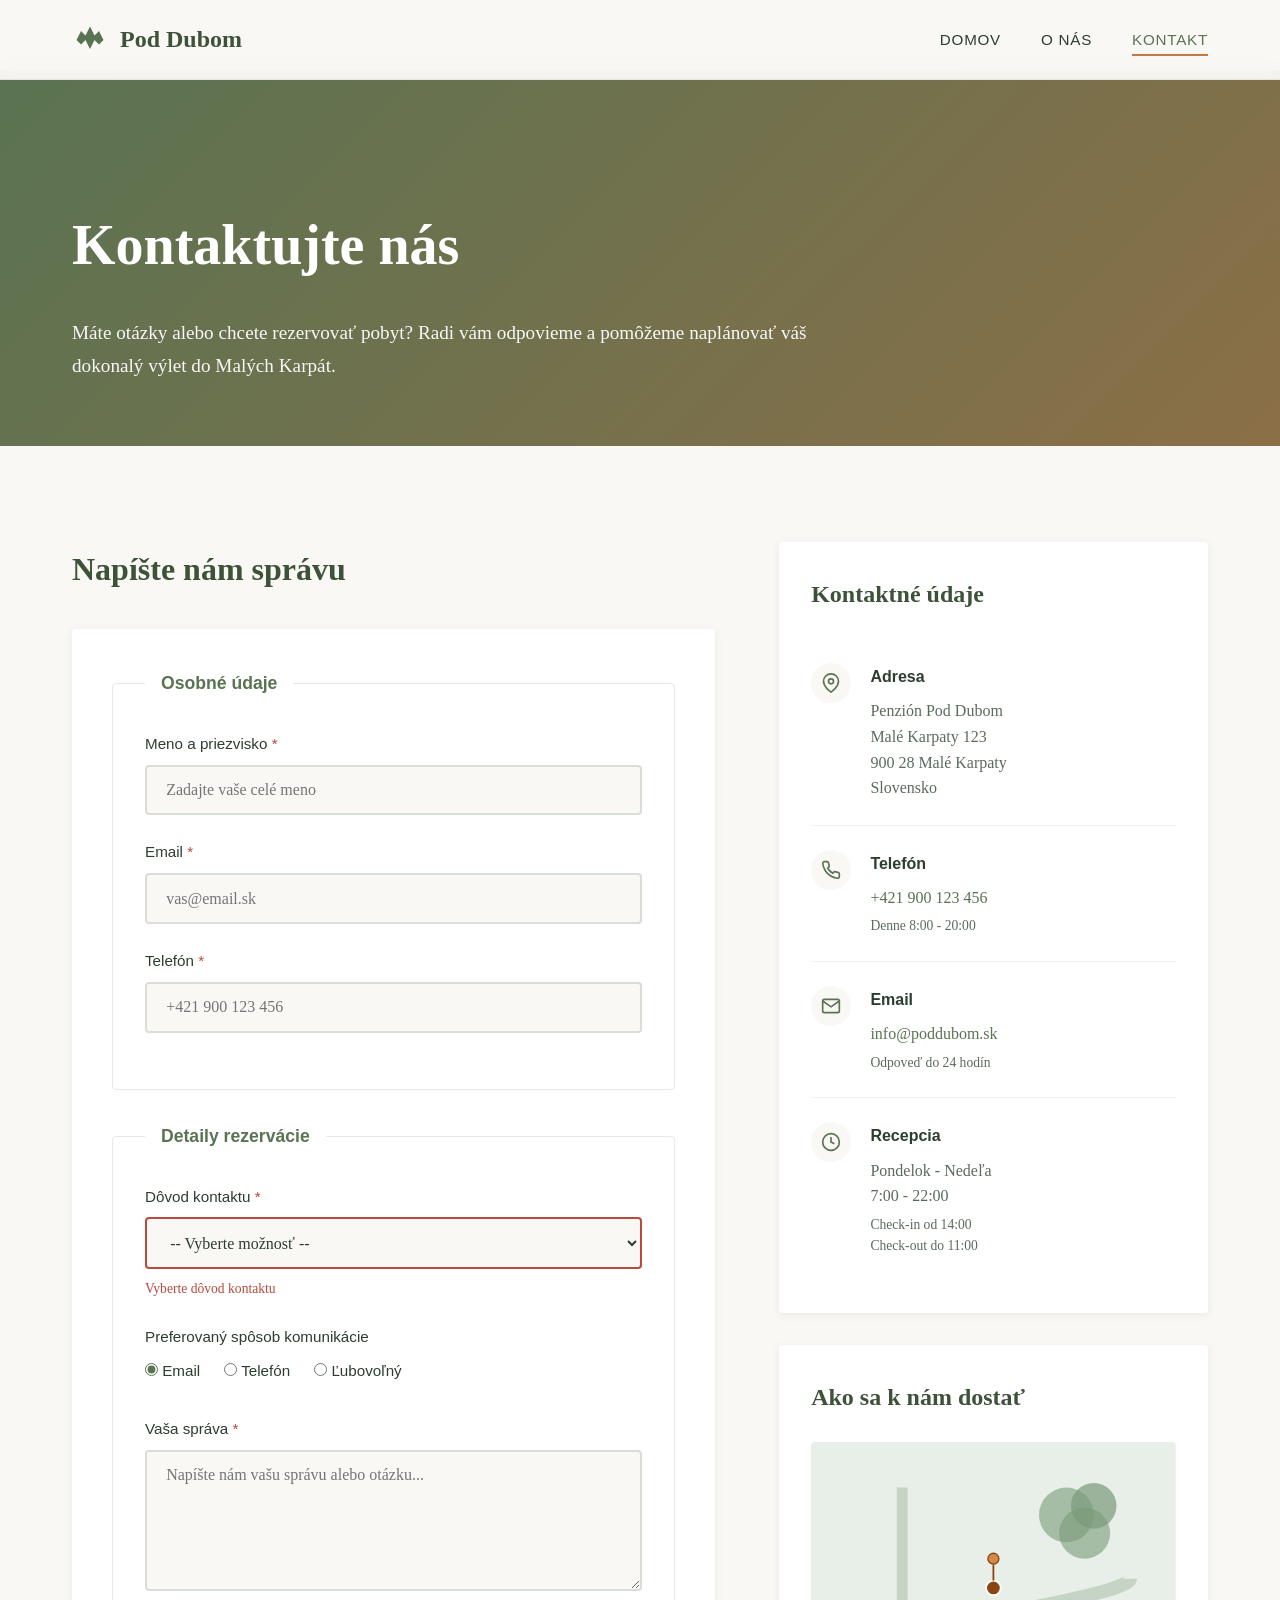
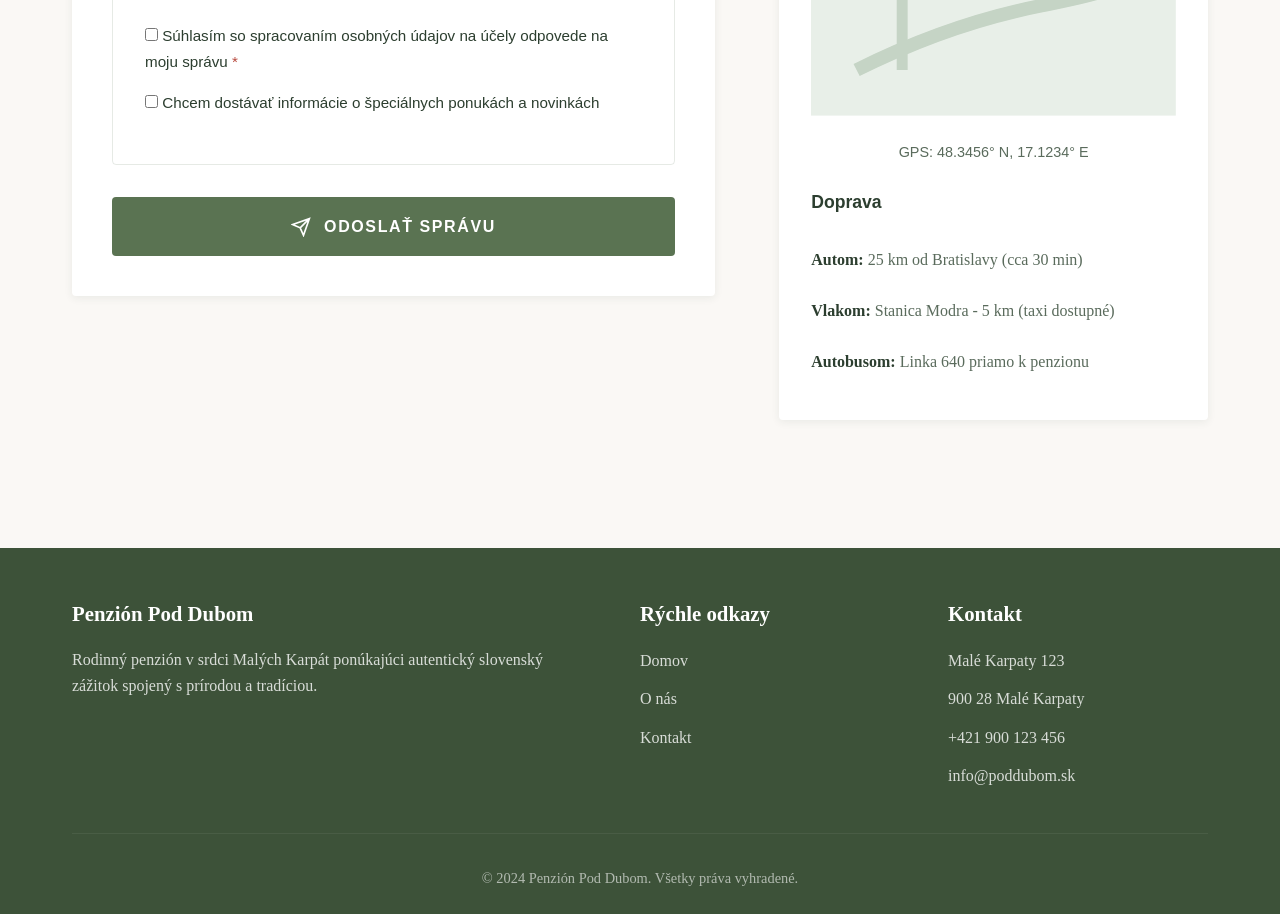
<file: kontakt.html>
<!DOCTYPE html>
<html lang="sk">
<head>
    <meta charset="UTF-8">
    <meta name="viewport" content="width=device-width, initial-scale=1.0">
    <title>Kontakt - Penzión Pod Dubom</title>
    <link rel="stylesheet" href="assets/css/style.css">
</head>
<body>
    <!-- Navigácia -->
    <nav class="navbar">
        <div class="container">
            <div class="nav-brand">
                <svg class="logo-icon" viewBox="0 0 40 40" xmlns="http://www.w3.org/2000/svg">
                    <path d="M20 5 L15 15 L10 10 L5 20 L10 25 L15 20 L20 30 L25 20 L30 25 L35 20 L30 10 L25 15 Z" fill="currentColor"/>
                </svg>
                <span class="logo-text">Pod Dubom</span>
            </div>
            <ul class="nav-links">
                <li><a href="index.html">Domov</a></li>
                <li><a href="o-nas.html">O nás</a></li>
                <li><a href="kontakt.html" class="active">Kontakt</a></li>
            </ul>
        </div>
    </nav>

    <!-- Page Header -->
    <section class="page-header">
        <div class="container">
            <h1 class="page-title">Kontaktujte nás</h1>
            <p class="page-perex">Máte otázky alebo chcete rezervovať pobyt? Radi vám odpovieme a pomôžeme naplánovať váš dokonalý výlet do Malých Karpát.</p>
        </div>
    </section>

    <!-- Kontakt sekcia -->
    <section class="contact-section">
        <div class="container">
            <div class="contact-grid">
                <!-- Kontaktný formulár -->
                <div class="contact-form-wrapper">
                    <h2>Napíšte nám správu</h2>
                    <form id="contactForm" class="contact-form" novalidate>
                        <fieldset class="form-fieldset">
                            <legend>Osobné údaje</legend>
                            
                            <div class="form-group">
                                <label for="name">
                                    Meno a priezvisko <span class="required">*</span>
                                </label>
                                <input 
                                    type="text" 
                                    id="name" 
                                    name="name" 
                                    required 
                                    minlength="3"
                                    placeholder="Zadajte vaše celé meno"
                                    autocomplete="name"
                                >
                                <span class="invalid-hint">Meno musí obsahovať aspoň 3 znaky</span>
                            </div>

                            <div class="form-group">
                                <label for="email">
                                    Email <span class="required">*</span>
                                </label>
                                <input 
                                    type="email" 
                                    id="email" 
                                    name="email" 
                                    required
                                    placeholder="vas@email.sk"
                                    autocomplete="email"
                                >
                                <span class="invalid-hint">Zadajte platný email (napr. meno@domena.sk)</span>
                            </div>

                            <div class="form-group">
                                <label for="phone">
                                    Telefón <span class="required">*</span>
                                </label>
                                <input 
                                    type="tel" 
                                    id="phone" 
                                    name="phone" 
                                    required
                                    pattern="[+]?[0-9\s]{9,}"
                                    placeholder="+421 900 123 456"
                                    autocomplete="tel"
                                >
                                <span class="invalid-hint">Zadajte platné telefónne číslo (min. 9 číslic)</span>
                            </div>
                        </fieldset>

                        <fieldset class="form-fieldset">
                            <legend>Detaily rezervácie</legend>

                            <div class="form-group">
                                <label for="reason">
                                    Dôvod kontaktu <span class="required">*</span>
                                </label>
                                <select id="reason" name="reason" required>
                                    <option value="">-- Vyberte možnosť --</option>
                                    <option value="rezervacia">Rezervácia ubytovania</option>
                                    <option value="info">Žiadosť o informácie</option>
                                    <option value="event">Organizácia podujatia</option>
                                    <option value="other">Iné</option>
                                </select>
                                <span class="invalid-hint">Vyberte dôvod kontaktu</span>
                            </div>

                            <div class="form-group">
                                <label>Preferovaný spôsob komunikácie</label>
                                <div class="radio-group">
                                    <label class="radio-label">
                                        <input type="radio" name="contact-method" value="email" checked>
                                        <span>Email</span>
                                    </label>
                                    <label class="radio-label">
                                        <input type="radio" name="contact-method" value="phone">
                                        <span>Telefón</span>
                                    </label>
                                    <label class="radio-label">
                                        <input type="radio" name="contact-method" value="any">
                                        <span>Ľubovoľný</span>
                                    </label>
                                </div>
                            </div>

                            <div class="form-group">
                                <label for="message">
                                    Vaša správa <span class="required">*</span>
                                </label>
                                <textarea 
                                    id="message" 
                                    name="message" 
                                    rows="6" 
                                    required
                                    minlength="10"
                                    placeholder="Napíšte nám vašu správu alebo otázku..."
                                ></textarea>
                                <span class="invalid-hint">Správa musí obsahovať aspoň 10 znakov</span>
                            </div>

                            <div class="form-group checkbox-group">
                                <label class="checkbox-label">
                                    <input 
                                        type="checkbox" 
                                        id="consent" 
                                        name="consent" 
                                        required
                                    >
                                    <span>
                                        Súhlasím so spracovaním osobných údajov na účely odpovede na moju správu <span class="required">*</span>
                                    </span>
                                </label>
                                <span class="invalid-hint">Musíte súhlasiť so spracovaním osobných údajov</span>
                            </div>

                            <div class="form-group checkbox-group">
                                <label class="checkbox-label">
                                    <input 
                                        type="checkbox" 
                                        id="newsletter" 
                                        name="newsletter"
                                    >
                                    <span>Chcem dostávať informácie o špeciálnych ponukách a novinkách</span>
                                </label>
                            </div>
                        </fieldset>

                        <button type="submit" class="btn-submit">
                            <svg viewBox="0 0 24 24" fill="none" stroke="currentColor" stroke-width="2">
                                <path d="M22 2L11 13M22 2l-7 20-4-9-9-4 20-7z"/>
                            </svg>
                            Odoslať správu
                        </button>
                    </form>
                </div>

                <!-- Kontaktné informácie -->
                <div class="contact-info-wrapper">
                    <div class="contact-info-card">
                        <h3>Kontaktné údaje</h3>
                        
                        <div class="info-item">
                            <div class="info-icon">
                                <svg viewBox="0 0 24 24" fill="none" stroke="currentColor" stroke-width="2">
                                    <path d="M21 10c0 7-9 13-9 13s-9-6-9-13a9 9 0 0 1 18 0z"></path>
                                    <circle cx="12" cy="10" r="3"></circle>
                                </svg>
                            </div>
                            <div class="info-content">
                                <h4>Adresa</h4>
                                <p>Penzión Pod Dubom<br>Malé Karpaty 123<br>900 28 Malé Karpaty<br>Slovensko</p>
                            </div>
                        </div>

                        <div class="info-item">
                            <div class="info-icon">
                                <svg viewBox="0 0 24 24" fill="none" stroke="currentColor" stroke-width="2">
                                    <path d="M22 16.92v3a2 2 0 0 1-2.18 2 19.79 19.79 0 0 1-8.63-3.07 19.5 19.5 0 0 1-6-6 19.79 19.79 0 0 1-3.07-8.67A2 2 0 0 1 4.11 2h3a2 2 0 0 1 2 1.72 12.84 12.84 0 0 0 .7 2.81 2 2 0 0 1-.45 2.11L8.09 9.91a16 16 0 0 0 6 6l1.27-1.27a2 2 0 0 1 2.11-.45 12.84 12.84 0 0 0 2.81.7A2 2 0 0 1 22 16.92z"></path>
                                </svg>
                            </div>
                            <div class="info-content">
                                <h4>Telefón</h4>
                                <p><a href="tel:+421900123456">+421 900 123 456</a><br>
                                <small>Denne 8:00 - 20:00</small></p>
                            </div>
                        </div>

                        <div class="info-item">
                            <div class="info-icon">
                                <svg viewBox="0 0 24 24" fill="none" stroke="currentColor" stroke-width="2">
                                    <path d="M4 4h16c1.1 0 2 .9 2 2v12c0 1.1-.9 2-2 2H4c-1.1 0-2-.9-2-2V6c0-1.1.9-2 2-2z"></path>
                                    <polyline points="22,6 12,13 2,6"></polyline>
                                </svg>
                            </div>
                            <div class="info-content">
                                <h4>Email</h4>
                                <p><a href="mailto:info@poddubom.sk">info@poddubom.sk</a><br>
                                <small>Odpoveď do 24 hodín</small></p>
                            </div>
                        </div>

                        <div class="info-item">
                            <div class="info-icon">
                                <svg viewBox="0 0 24 24" fill="none" stroke="currentColor" stroke-width="2">
                                    <circle cx="12" cy="12" r="10"></circle>
                                    <polyline points="12 6 12 12 16 14"></polyline>
                                </svg>
                            </div>
                            <div class="info-content">
                                <h4>Recepcia</h4>
                                <p>Pondelok - Nedeľa<br>7:00 - 22:00<br>
                                <small>Check-in od 14:00<br>Check-out do 11:00</small></p>
                            </div>
                        </div>
                    </div>

                    <div class="map-card">
                        <h3>Ako sa k nám dostať</h3>
                        <div class="map-placeholder">
                            <svg viewBox="0 0 400 300" xmlns="http://www.w3.org/2000/svg">
                                <!-- Mapa pozadie -->
                                <rect width="400" height="300" fill="#e8efe8"/>
                                <!-- Cesty -->
                                <path d="M 50 250 Q 150 200 250 180 T 350 150" stroke="#c5d4c5" stroke-width="15" fill="none"/>
                                <path d="M 100 50 L 100 250" stroke="#c5d4c5" stroke-width="12" fill="none"/>
                                <!-- Les -->
                                <circle cx="280" cy="80" r="30" fill="#7a9b7a" opacity="0.6"/>
                                <circle cx="310" cy="70" r="25" fill="#7a9b7a" opacity="0.7"/>
                                <circle cx="300" cy="100" r="28" fill="#7a9b7a" opacity="0.6"/>
                                <!-- Penzión marker -->
                                <circle cx="200" cy="160" r="8" fill="#8b4513" stroke="white" stroke-width="2"/>
                                <path d="M 200 152 L 200 135" stroke="#8b4513" stroke-width="2"/>
                                <circle cx="200" cy="128" r="6" fill="#d4894a" stroke="#8b4513" stroke-width="1.5"/>
                            </svg>
                            <p class="map-label">GPS: 48.3456° N, 17.1234° E</p>
                        </div>
                        <div class="directions">
                            <h4>Doprava</h4>
                            <ul>
                                <li><strong>Autom:</strong> 25 km od Bratislavy (cca 30 min)</li>
                                <li><strong>Vlakom:</strong> Stanica Modra - 5 km (taxi dostupné)</li>
                                <li><strong>Autobusom:</strong> Linka 640 priamo k penzionu</li>
                            </ul>
                        </div>
                    </div>
                </div>
            </div>
        </div>
    </section>

    <!-- Toast notifikácia -->
    <div id="toast" class="toast">
        <div class="toast-icon">
            <svg viewBox="0 0 24 24" fill="none" stroke="currentColor" stroke-width="2">
                <path d="M22 11.08V12a10 10 0 1 1-5.93-9.14"></path>
                <polyline points="22 4 12 14.01 9 11.01"></polyline>
            </svg>
        </div>
        <div class="toast-content">
            <h4 class="toast-title">Správa odoslaná!</h4>
            <p class="toast-message">Ďakujeme za váš záujem. Odpovieme vám do 24 hodín.</p>
        </div>
        <button class="toast-close" aria-label="Zavrieť notifikáciu">
            <svg viewBox="0 0 24 24" fill="none" stroke="currentColor" stroke-width="2">
                <line x1="18" y1="6" x2="6" y2="18"></line>
                <line x1="6" y1="6" x2="18" y2="18"></line>
            </svg>
        </button>
    </div>

    <!-- Footer -->
    <footer class="footer">
        <div class="container">
            <div class="footer-grid">
                <div class="footer-col">
                    <h4>Penzión Pod Dubom</h4>
                    <p>Rodinný penzión v srdci Malých Karpát ponúkajúci autentický slovenský zážitok spojený s prírodou a tradíciou.</p>
                </div>
                <div class="footer-col">
                    <h4>Rýchle odkazy</h4>
                    <ul>
                        <li><a href="index.html">Domov</a></li>
                        <li><a href="o-nas.html">O nás</a></li>
                        <li><a href="kontakt.html">Kontakt</a></li>
                    </ul>
                </div>
                <div class="footer-col">
                    <h4>Kontakt</h4>
                    <ul>
                        <li>Malé Karpaty 123</li>
                        <li>900 28 Malé Karpaty</li>
                        <li>+421 900 123 456</li>
                        <li>info@poddubom.sk</li>
                    </ul>
                </div>
            </div>
            <div class="footer-bottom">
                <p>&copy; 2024 Penzión Pod Dubom. Všetky práva vyhradené.</p>
            </div>
        </div>
    </footer>

    <script src="assets/js/script.js"></script>
</body>
</html>
</file>
<file: assets/css/style.css>
/* ===================================
   PREMENNÉ A ZÁKLAD
   =================================== */

:root {
    /* Farby - Zemité tóny inšpirované prírodou */
    --color-primary: #5a7352;
    --color-primary-dark: #3d5239;
    --color-primary-light: #7a9670;
    
    --color-secondary: #8b6f47;
    --color-secondary-dark: #6b5537;
    --color-secondary-light: #a89068;
    
    --color-accent: #c17a3f;
    --color-accent-light: #d9985f;
    
    --color-text: #2c3e2f;
    --color-text-light: #5a6b5c;
    --color-background: #faf8f5;
    --color-background-alt: #f2ede6;
    --color-white: #ffffff;
    
    --color-success: #5a7352;
    --color-error: #b84a3f;
    
    /* Typografia */
    --font-heading: 'Cormorant Garamond', 'Georgia', serif;
    --font-body: 'Lora', 'Times New Roman', serif;
    --font-accent: 'Montserrat', 'Arial', sans-serif;
    
    /* Spacing */
    --spacing-xs: 0.5rem;
    --spacing-sm: 1rem;
    --spacing-md: 2rem;
    --spacing-lg: 4rem;
    --spacing-xl: 6rem;
    
    /* Ďalšie */
    --border-radius: 4px;
    --transition: all 0.3s cubic-bezier(0.4, 0, 0.2, 1);
    --shadow-sm: 0 2px 8px rgba(44, 62, 47, 0.08);
    --shadow-md: 0 4px 16px rgba(44, 62, 47, 0.12);
    --shadow-lg: 0 8px 32px rgba(44, 62, 47, 0.16);
}

/* Import fontov */
@import url('https://fonts.googleapis.com/css2?family=Cormorant+Garamond:wght@400;600;700&family=Lora:ital,wght@0,400;0,600;1,400&family=Montserrat:wght@500;600;700&display=swap');

* {
    margin: 0;
    padding: 0;
    box-sizing: border-box;
}

html {
    scroll-behavior: smooth;
}

body {
    font-family: var(--font-body);
    font-size: 16px;
    line-height: 1.7;
    color: var(--color-text);
    background: var(--color-background);
    overflow-x: hidden;
}

img {
    max-width: 100%;
    height: auto;
    display: block;
}

a {
    text-decoration: none;
    color: inherit;
    transition: var(--transition);
}

/* ===================================
   NAVIGÁCIA
   =================================== */

.navbar {
    position: fixed;
    top: 0;
    left: 0;
    right: 0;
    background: rgba(250, 248, 245, 0.95);
    backdrop-filter: blur(10px);
    border-bottom: 1px solid rgba(90, 115, 82, 0.1);
    z-index: 1000;
    padding: 1.2rem 0;
    animation: slideDown 0.6s ease-out;
}

@keyframes slideDown {
    from {
        transform: translateY(-100%);
        opacity: 0;
    }
    to {
        transform: translateY(0);
        opacity: 1;
    }
}

.navbar .container {
    display: flex;
    justify-content: space-between;
    align-items: center;
}

.nav-brand {
    display: flex;
    align-items: center;
    gap: 0.75rem;
}

.logo-icon {
    width: 36px;
    height: 36px;
    color: var(--color-primary);
}

.logo-text {
    font-family: var(--font-heading);
    font-size: 1.5rem;
    font-weight: 700;
    color: var(--color-primary-dark);
}

.nav-links {
    display: flex;
    gap: 2.5rem;
    list-style: none;
}

.nav-links a {
    font-family: var(--font-accent);
    font-size: 0.95rem;
    font-weight: 500;
    color: var(--color-text);
    text-transform: uppercase;
    letter-spacing: 0.05em;
    position: relative;
    padding: 0.5rem 0;
}

.nav-links a::after {
    content: '';
    position: absolute;
    bottom: 0;
    left: 0;
    width: 0;
    height: 2px;
    background: var(--color-accent);
    transition: width 0.3s ease;
}

.nav-links a:hover::after,
.nav-links a.active::after {
    width: 100%;
}

.nav-links a.active {
    color: var(--color-primary);
}

/* ===================================
   CONTAINER
   =================================== */

.container {
    max-width: 1200px;
    margin: 0 auto;
    padding: 0 2rem;
}

/* ===================================
   HERO SEKCIA
   =================================== */

.hero {
    position: relative;
    height: 100vh;
    min-height: 600px;
    display: flex;
    align-items: center;
    justify-content: center;
    overflow: hidden;
}

.hero-background {
    position: absolute;
    top: 0;
    left: 0;
    right: 0;
    bottom: 0;
    background: 
        linear-gradient(135deg, rgba(90, 115, 82, 0.7) 0%, rgba(139, 111, 71, 0.5) 100%),
        url('https://images.unsplash.com/photo-1506905925346-21bda4d32df4?w=1920&h=1080&fit=crop') center/cover;
    animation: slowZoom 20s ease-in-out infinite alternate;
}

@keyframes slowZoom {
    from {
        transform: scale(1);
    }
    to {
        transform: scale(1.05);
    }
}

.hero-overlay {
    position: absolute;
    top: 0;
    left: 0;
    right: 0;
    bottom: 0;
    background: linear-gradient(to bottom, transparent 0%, rgba(44, 62, 47, 0.3) 100%);
}

.hero-content {
    position: relative;
    z-index: 2;
    text-align: center;
    color: var(--color-white);
    animation: fadeInUp 1s ease-out 0.3s both;
}

@keyframes fadeInUp {
    from {
        opacity: 0;
        transform: translateY(30px);
    }
    to {
        opacity: 1;
        transform: translateY(0);
    }
}

.hero-title-small {
    display: block;
    font-family: var(--font-accent);
    font-size: 1.2rem;
    font-weight: 600;
    letter-spacing: 0.3em;
    text-transform: uppercase;
    margin-bottom: 0.5rem;
    opacity: 0.9;
}

.hero-title-large {
    display: block;
    font-family: var(--font-heading);
    font-size: 5.5rem;
    font-weight: 700;
    line-height: 1;
    margin-bottom: 1.5rem;
    text-shadow: 0 4px 12px rgba(0, 0, 0, 0.3);
}

.hero-subtitle {
    font-family: var(--font-body);
    font-size: 1.3rem;
    font-style: italic;
    max-width: 600px;
    margin: 0 auto 2.5rem;
    opacity: 0.95;
    line-height: 1.6;
}

.btn-hero {
    display: inline-block;
    font-family: var(--font-accent);
    font-size: 1rem;
    font-weight: 600;
    text-transform: uppercase;
    letter-spacing: 0.1em;
    padding: 1.2rem 3rem;
    background: var(--color-accent);
    color: var(--color-white);
    border-radius: var(--border-radius);
    box-shadow: 0 4px 16px rgba(193, 122, 63, 0.3);
    transition: var(--transition);
}

.btn-hero:hover {
    background: var(--color-accent-light);
    transform: translateY(-2px);
    box-shadow: 0 8px 24px rgba(193, 122, 63, 0.4);
}

.hero-scroll {
    position: absolute;
    bottom: 3rem;
    left: 50%;
    transform: translateX(-50%);
    text-align: center;
    color: var(--color-white);
    font-family: var(--font-accent);
    font-size: 0.85rem;
    text-transform: uppercase;
    letter-spacing: 0.1em;
    opacity: 0.8;
    animation: fadeIn 1s ease-out 1.5s both;
}

@keyframes fadeIn {
    from { opacity: 0; }
    to { opacity: 0.8; }
}

.scroll-indicator {
    width: 2px;
    height: 40px;
    background: var(--color-white);
    margin: 1rem auto 0;
    position: relative;
    overflow: hidden;
}

.scroll-indicator::after {
    content: '';
    position: absolute;
    top: 0;
    left: 0;
    width: 100%;
    height: 30%;
    background: var(--color-accent);
    animation: scrollDown 2s ease-in-out infinite;
}

@keyframes scrollDown {
    0%, 100% { transform: translateY(-100%); }
    50% { transform: translateY(300%); }
}

/* ===================================
   ABOUT SEKCIA
   =================================== */

.about-section {
    padding: var(--spacing-xl) 0;
    background: var(--color-white);
}

.about-grid {
    display: grid;
    grid-template-columns: 1fr 1.2fr;
    gap: 4rem;
    align-items: center;
}

.about-image {
    position: relative;
}

.image-frame {
    position: relative;
    border-radius: var(--border-radius);
    overflow: hidden;
    box-shadow: var(--shadow-lg);
}

.image-frame img {
    width: 100%;
    height: 100%;
    object-fit: cover;
    transition: transform 0.6s ease;
}

.image-frame:hover img {
    transform: scale(1.05);
}

.image-accent {
    position: absolute;
    top: -20px;
    right: -20px;
    width: 200px;
    height: 200px;
    background: var(--color-accent);
    opacity: 0.15;
    border-radius: var(--border-radius);
    z-index: -1;
}

.section-label {
    display: block;
    font-family: var(--font-accent);
    font-size: 0.9rem;
    font-weight: 600;
    text-transform: uppercase;
    letter-spacing: 0.15em;
    color: var(--color-accent);
    margin-bottom: 1rem;
}

.section-title {
    font-family: var(--font-heading);
    font-size: 3rem;
    font-weight: 700;
    color: var(--color-primary-dark);
    line-height: 1.2;
    margin-bottom: 2rem;
}

.about-text p {
    margin-bottom: 1.5rem;
    color: var(--color-text-light);
}

.about-features {
    display: grid;
    gap: 1.2rem;
    margin-top: 2rem;
}

.feature-item {
    display: flex;
    align-items: center;
    gap: 1rem;
    padding: 1rem;
    background: var(--color-background);
    border-radius: var(--border-radius);
    border-left: 3px solid var(--color-accent);
    transition: var(--transition);
}

.feature-item:hover {
    background: var(--color-background-alt);
    transform: translateX(5px);
}

.feature-icon {
    width: 24px;
    height: 24px;
    color: var(--color-primary);
    flex-shrink: 0;
}

.feature-item span {
    font-family: var(--font-accent);
    font-size: 0.95rem;
    font-weight: 500;
    color: var(--color-text);
}

/* ===================================
   KARTY SEKCIA
   =================================== */

.cards-section {
    padding: var(--spacing-xl) 0;
    background: var(--color-background);
}

.section-header {
    text-align: center;
    margin-bottom: 4rem;
}

.cards-grid {
    display: grid;
    grid-template-columns: repeat(auto-fit, minmax(280px, 1fr));
    gap: 2rem;
}

.card {
    background: var(--color-white);
    border-radius: var(--border-radius);
    overflow: hidden;
    box-shadow: var(--shadow-sm);
    transition: var(--transition);
    animation: cardAppear 0.6s ease-out both;
}

.card:nth-child(1) { animation-delay: 0.1s; }
.card:nth-child(2) { animation-delay: 0.2s; }
.card:nth-child(3) { animation-delay: 0.3s; }
.card:nth-child(4) { animation-delay: 0.4s; }

@keyframes cardAppear {
    from {
        opacity: 0;
        transform: translateY(20px);
    }
    to {
        opacity: 1;
        transform: translateY(0);
    }
}

.card:hover {
    transform: translateY(-8px);
    box-shadow: var(--shadow-lg);
}

.card-image {
    position: relative;
    overflow: hidden;
}

.ratio-16x9 {
    aspect-ratio: 16 / 9;
}

.card-image img {
    width: 100%;
    height: 100%;
    object-fit: cover;
    transition: transform 0.6s ease;
}

.card:hover .card-image img {
    transform: scale(1.1);
}

.card-content {
    padding: 2rem;
}

.card-title {
    font-family: var(--font-heading);
    font-size: 1.6rem;
    font-weight: 700;
    color: var(--color-primary-dark);
    margin-bottom: 1rem;
}

.card-text {
    color: var(--color-text-light);
    line-height: 1.7;
}

/* ===================================
   CAROUSEL / GALÉRIA
   =================================== */

.gallery-section {
    padding: var(--spacing-xl) 0;
    background: var(--color-white);
}

.carousel {
    position: relative;
    margin-top: 3rem;
}

.carousel-container {
    overflow: hidden;
    border-radius: var(--border-radius);
}

.carousel-track {
    display: flex;
    transition: transform 0.5s ease-in-out;
}

.carousel-slide {
    min-width: 100%;
    position: relative;
}

.carousel-slide img {
    width: 100%;
    height: 500px;
    object-fit: cover;
}

.carousel-caption {
    position: absolute;
    bottom: 0;
    left: 0;
    right: 0;
    padding: 2rem;
    background: linear-gradient(to top, rgba(44, 62, 47, 0.9), transparent);
    color: var(--color-white);
}

.carousel-caption h3 {
    font-family: var(--font-heading);
    font-size: 1.8rem;
    margin-bottom: 0.5rem;
}

.carousel-caption p {
    font-family: var(--font-body);
    font-style: italic;
    opacity: 0.9;
}

.carousel-btn {
    position: absolute;
    top: 50%;
    transform: translateY(-50%);
    background: rgba(255, 255, 255, 0.9);
    border: none;
    width: 50px;
    height: 50px;
    border-radius: 50%;
    cursor: pointer;
    display: flex;
    align-items: center;
    justify-content: center;
    transition: var(--transition);
    box-shadow: var(--shadow-md);
    z-index: 10;
}

.carousel-btn:hover {
    background: var(--color-white);
    transform: translateY(-50%) scale(1.1);
}

.carousel-btn svg {
    width: 24px;
    height: 24px;
    color: var(--color-primary);
}

.carousel-prev {
    left: 2rem;
}

.carousel-next {
    right: 2rem;
}

.carousel-indicators {
    display: flex;
    justify-content: center;
    gap: 0.8rem;
    margin-top: 2rem;
}

.carousel-indicator {
    width: 12px;
    height: 12px;
    border-radius: 50%;
    background: var(--color-text-light);
    opacity: 0.3;
    cursor: pointer;
    transition: var(--transition);
    border: none;
    padding: 0;
}

.carousel-indicator.active {
    background: var(--color-accent);
    opacity: 1;
    transform: scale(1.2);
}

/* ===================================
   CALL TO ACTION
   =================================== */

.cta-section {
    position: relative;
    padding: var(--spacing-xl) 0;
    overflow: hidden;
}

.cta-background {
    position: absolute;
    top: 0;
    left: 0;
    right: 0;
    bottom: 0;
    background: 
        linear-gradient(135deg, rgba(90, 115, 82, 0.9) 0%, rgba(139, 111, 71, 0.8) 100%),
        url('https://images.unsplash.com/photo-1486162928267-e6274cb3106f?w=1920&h=600&fit=crop') center/cover;
}

.cta-content {
    position: relative;
    z-index: 2;
    text-align: center;
    color: var(--color-white);
    max-width: 700px;
    margin: 0 auto;
}

.cta-title {
    font-family: var(--font-heading);
    font-size: 3rem;
    font-weight: 700;
    margin-bottom: 1.5rem;
    line-height: 1.2;
}

.cta-text {
    font-size: 1.2rem;
    margin-bottom: 2.5rem;
    opacity: 0.95;
    line-height: 1.6;
}

.btn-cta {
    display: inline-block;
    font-family: var(--font-accent);
    font-size: 1rem;
    font-weight: 600;
    text-transform: uppercase;
    letter-spacing: 0.1em;
    padding: 1.2rem 3rem;
    background: var(--color-white);
    color: var(--color-primary-dark);
    border-radius: var(--border-radius);
    transition: var(--transition);
}

.btn-cta:hover {
    background: var(--color-accent);
    color: var(--color-white);
    transform: translateY(-2px);
    box-shadow: 0 8px 24px rgba(0, 0, 0, 0.2);
}

/* ===================================
   FOOTER
   =================================== */

.footer {
    background: var(--color-primary-dark);
    color: var(--color-white);
    padding: 3rem 0 1.5rem;
}

.footer-grid {
    display: grid;
    grid-template-columns: 2fr 1fr 1fr;
    gap: 3rem;
    margin-bottom: 2rem;
}

.footer-col h4 {
    font-family: var(--font-heading);
    font-size: 1.3rem;
    margin-bottom: 1rem;
}

.footer-col p {
    opacity: 0.8;
    line-height: 1.6;
}

.footer-col ul {
    list-style: none;
}

.footer-col ul li {
    margin-bottom: 0.7rem;
    opacity: 0.8;
}

.footer-col ul li a:hover {
    color: var(--color-accent-light);
}

.footer-bottom {
    text-align: center;
    padding-top: 2rem;
    border-top: 1px solid rgba(255, 255, 255, 0.1);
    opacity: 0.6;
    font-size: 0.9rem;
}

/* ===================================
   PAGE HEADER (O NÁS, KONTAKT)
   =================================== */

.page-header {
    padding: 8rem 0 4rem;
    background: linear-gradient(135deg, var(--color-primary) 0%, var(--color-secondary) 100%);
    color: var(--color-white);
    margin-top: 70px;
}

.page-title {
    font-family: var(--font-heading);
    font-size: 3.5rem;
    font-weight: 700;
    margin-bottom: 1.5rem;
}

.page-perex {
    font-size: 1.2rem;
    max-width: 800px;
    opacity: 0.95;
    line-height: 1.7;
}

/* ===================================
   CONTENT SECTION (O NÁS)
   =================================== */

.content-section {
    padding: var(--spacing-xl) 0;
    background: var(--color-white);
}

.content-grid {
    display: grid;
    grid-template-columns: 2fr 1fr;
    gap: 4rem;
}

.content-main h2 {
    font-family: var(--font-heading);
    font-size: 2.2rem;
    color: var(--color-primary-dark);
    margin: 2.5rem 0 1.5rem;
}

.content-main h2:first-child {
    margin-top: 0;
}

.content-main p {
    margin-bottom: 1.5rem;
    color: var(--color-text-light);
    line-height: 1.8;
}

.content-figure {
    margin: 3rem 0;
    border-radius: var(--border-radius);
    overflow: hidden;
    box-shadow: var(--shadow-md);
}

.content-figure img {
    width: 100%;
    height: auto;
}

figcaption {
    padding: 1.5rem;
    background: var(--color-background);
    font-style: italic;
    color: var(--color-text-light);
    font-size: 0.95rem;
    line-height: 1.6;
}

.sidebar-card {
    background: var(--color-background);
    padding: 2rem;
    border-radius: var(--border-radius);
    position: sticky;
    top: 100px;
}

.sidebar-card h3 {
    font-family: var(--font-heading);
    font-size: 1.5rem;
    color: var(--color-primary-dark);
    margin-bottom: 1.5rem;
}

.awards-list {
    list-style: none;
}

.awards-list li {
    display: flex;
    gap: 1rem;
    padding: 1.2rem 0;
    border-bottom: 1px solid rgba(90, 115, 82, 0.1);
}

.awards-list li:last-child {
    border-bottom: none;
}

.award-icon {
    width: 28px;
    height: 28px;
    color: var(--color-accent);
    flex-shrink: 0;
}

.awards-list strong {
    display: block;
    font-family: var(--font-accent);
    font-size: 0.95rem;
    color: var(--color-text);
    margin-bottom: 0.3rem;
}

.awards-list span {
    font-size: 0.85rem;
    color: var(--color-text-light);
}

/* ===================================
   ACCORDION
   =================================== */

.accordion-wrapper {
    margin-top: 5rem;
}

.accordion-heading {
    font-family: var(--font-heading);
    font-size: 2.5rem;
    color: var(--color-primary-dark);
    text-align: center;
    margin-bottom: 3rem;
}

.accordion {
    max-width: 900px;
    margin: 0 auto;
}

.accordion-item {
    background: var(--color-white);
    border: 1px solid rgba(90, 115, 82, 0.15);
    border-radius: var(--border-radius);
    margin-bottom: 1rem;
    overflow: hidden;
    transition: var(--transition);
}

.accordion-item:hover {
    box-shadow: var(--shadow-sm);
}

.accordion-header {
    width: 100%;
    display: flex;
    justify-content: space-between;
    align-items: center;
    padding: 1.5rem 2rem;
    background: none;
    border: none;
    font-family: var(--font-heading);
    font-size: 1.3rem;
    font-weight: 600;
    color: var(--color-primary-dark);
    text-align: left;
    cursor: pointer;
    transition: var(--transition);
}

.accordion-header:hover {
    color: var(--color-accent);
}

.accordion-icon {
    width: 24px;
    height: 24px;
    color: var(--color-accent);
    transition: transform 0.3s ease;
    flex-shrink: 0;
}

.accordion-item.active .accordion-icon {
    transform: rotate(180deg);
}

.accordion-content {
    max-height: 0;
    overflow: hidden;
    transition: max-height 0.4s ease;
}

.accordion-item.active .accordion-content {
    max-height: 1000px;
}

.accordion-content p {
    padding: 0 2rem 2rem;
    color: var(--color-text-light);
    line-height: 1.8;
}

/* ===================================
   KONTAKTNÝ FORMULÁR
   =================================== */

.contact-section {
    padding: var(--spacing-xl) 0;
    background: var(--color-background);
}

.contact-grid {
    display: grid;
    grid-template-columns: 1.5fr 1fr;
    gap: 4rem;
}

.contact-form-wrapper h2,
.contact-info-wrapper h3 {
    font-family: var(--font-heading);
    font-size: 2rem;
    color: var(--color-primary-dark);
    margin-bottom: 2rem;
}

.contact-form {
    background: var(--color-white);
    padding: 2.5rem;
    border-radius: var(--border-radius);
    box-shadow: var(--shadow-sm);
}

.form-fieldset {
    border: 1px solid rgba(90, 115, 82, 0.15);
    border-radius: var(--border-radius);
    padding: 2rem;
    margin-bottom: 2rem;
}

.form-fieldset legend {
    font-family: var(--font-accent);
    font-size: 1.1rem;
    font-weight: 600;
    color: var(--color-primary);
    padding: 0 1rem;
}

.form-group {
    margin-bottom: 1.5rem;
}

.form-group label {
    display: block;
    font-family: var(--font-accent);
    font-size: 0.95rem;
    font-weight: 500;
    color: var(--color-text);
    margin-bottom: 0.5rem;
}

.required {
    color: var(--color-error);
}

.form-group input,
.form-group select,
.form-group textarea {
    width: 100%;
    padding: 0.9rem 1.2rem;
    border: 2px solid rgba(90, 115, 82, 0.2);
    border-radius: var(--border-radius);
    font-family: var(--font-body);
    font-size: 1rem;
    color: var(--color-text);
    background: var(--color-background);
    transition: var(--transition);
}

.form-group input:focus,
.form-group select:focus,
.form-group textarea:focus {
    outline: none;
    border-color: var(--color-primary);
    background: var(--color-white);
}

/* CSS Validácia */
.form-group input:valid,
.form-group select:valid,
.form-group textarea:valid {
    border-color: var(--color-success);
}

.form-group input:invalid:not(:placeholder-shown),
.form-group select:invalid:not(:placeholder-shown),
.form-group textarea:invalid:not(:placeholder-shown) {
    border-color: var(--color-error);
}

.invalid-hint {
    display: none;
    font-size: 0.85rem;
    color: var(--color-error);
    margin-top: 0.5rem;
}

.form-group input:invalid:not(:placeholder-shown) ~ .invalid-hint,
.form-group select:invalid:not(:placeholder-shown) ~ .invalid-hint,
.form-group textarea:invalid:not(:placeholder-shown) ~ .invalid-hint {
    display: block;
}

.form-group input:user-invalid ~ .invalid-hint,
.form-group select:user-invalid ~ .invalid-hint,
.form-group textarea:user-invalid ~ .invalid-hint {
    display: block;
}

.radio-group {
    display: flex;
    gap: 1.5rem;
}

.radio-label {
    display: flex;
    align-items: center;
    gap: 0.5rem;
    cursor: pointer;
}

.radio-label input[type="radio"] {
    width: auto;
    accent-color: var(--color-primary);
}

.checkbox-group {
    margin-bottom: 1rem;
}

.checkbox-label {
    display: flex;
    align-items: flex-start;
    gap: 0.8rem;
    cursor: pointer;
    font-size: 0.95rem;
}

.checkbox-label input[type="checkbox"] {
    width: auto;
    margin-top: 0.2rem;
    accent-color: var(--color-primary);
    flex-shrink: 0;
}

.btn-submit {
    width: 100%;
    display: flex;
    align-items: center;
    justify-content: center;
    gap: 0.8rem;
    font-family: var(--font-accent);
    font-size: 1rem;
    font-weight: 600;
    text-transform: uppercase;
    letter-spacing: 0.1em;
    padding: 1.2rem 2rem;
    background: var(--color-primary);
    color: var(--color-white);
    border: none;
    border-radius: var(--border-radius);
    cursor: pointer;
    transition: var(--transition);
}

.btn-submit:hover {
    background: var(--color-primary-dark);
    transform: translateY(-2px);
    box-shadow: var(--shadow-md);
}

.btn-submit svg {
    width: 20px;
    height: 20px;
}

/* ===================================
   KONTAKTNÉ INFORMÁCIE
   =================================== */

.contact-info-card,
.map-card {
    background: var(--color-white);
    padding: 2rem;
    border-radius: var(--border-radius);
    box-shadow: var(--shadow-sm);
    margin-bottom: 2rem;
}

.contact-info-card h3,
.map-card h3 {
    font-family: var(--font-heading);
    font-size: 1.5rem;
    color: var(--color-primary-dark);
    margin-bottom: 1.5rem;
}

.info-item {
    display: flex;
    gap: 1.2rem;
    padding: 1.5rem 0;
    border-bottom: 1px solid rgba(90, 115, 82, 0.1);
}

.info-item:last-child {
    border-bottom: none;
}

.info-icon {
    width: 40px;
    height: 40px;
    display: flex;
    align-items: center;
    justify-content: center;
    background: var(--color-background);
    border-radius: 50%;
    flex-shrink: 0;
}

.info-icon svg {
    width: 20px;
    height: 20px;
    color: var(--color-primary);
}

.info-content h4 {
    font-family: var(--font-accent);
    font-size: 1rem;
    font-weight: 600;
    color: var(--color-text);
    margin-bottom: 0.5rem;
}

.info-content p {
    color: var(--color-text-light);
    line-height: 1.6;
}

.info-content a {
    color: var(--color-primary);
}

.info-content a:hover {
    color: var(--color-accent);
}

.info-content small {
    display: block;
    font-size: 0.85rem;
    margin-top: 0.3rem;
}

.map-placeholder {
    margin-bottom: 1.5rem;
    border-radius: var(--border-radius);
    overflow: hidden;
}

.map-label {
    text-align: center;
    font-family: var(--font-accent);
    font-size: 0.9rem;
    color: var(--color-text-light);
    margin-top: 1rem;
}

.directions h4 {
    font-family: var(--font-accent);
    font-size: 1.1rem;
    font-weight: 600;
    color: var(--color-text);
    margin-bottom: 1rem;
}

.directions ul {
    list-style: none;
}

.directions li {
    padding: 0.8rem 0;
    color: var(--color-text-light);
    line-height: 1.6;
}

.directions strong {
    color: var(--color-text);
}

/* ===================================
   TOAST NOTIFIKÁCIA
   =================================== */

.toast {
    position: fixed;
    top: 100px;
    right: 2rem;
    background: var(--color-white);
    padding: 1.5rem;
    border-radius: var(--border-radius);
    box-shadow: var(--shadow-lg);
    display: flex;
    align-items: flex-start;
    gap: 1rem;
    min-width: 350px;
    max-width: 450px;
    z-index: 2000;
    transform: translateX(500px);
    opacity: 0;
    transition: all 0.4s cubic-bezier(0.68, -0.55, 0.265, 1.55);
}

.toast.show {
    transform: translateX(0);
    opacity: 1;
}

.toast-icon {
    width: 40px;
    height: 40px;
    display: flex;
    align-items: center;
    justify-content: center;
    background: var(--color-success);
    border-radius: 50%;
    flex-shrink: 0;
}

.toast-icon svg {
    width: 24px;
    height: 24px;
    color: var(--color-white);
}

.toast-content {
    flex: 1;
}

.toast-title {
    font-family: var(--font-accent);
    font-size: 1.1rem;
    font-weight: 600;
    color: var(--color-text);
    margin-bottom: 0.3rem;
}

.toast-message {
    font-size: 0.9rem;
    color: var(--color-text-light);
    line-height: 1.5;
}

.toast-close {
    background: none;
    border: none;
    cursor: pointer;
    padding: 0;
    width: 24px;
    height: 24px;
    display: flex;
    align-items: center;
    justify-content: center;
    color: var(--color-text-light);
    transition: var(--transition);
}

.toast-close:hover {
    color: var(--color-text);
}

.toast-close svg {
    width: 18px;
    height: 18px;
}

/* ===================================
   RESPONZÍVNY DIZAJN
   =================================== */

@media (max-width: 1024px) {
    .about-grid,
    .content-grid {
        grid-template-columns: 1fr;
    }
    
    .contact-grid {
        grid-template-columns: 1fr;
    }
    
    .footer-grid {
        grid-template-columns: 1fr;
        gap: 2rem;
    }
}

@media (max-width: 768px) {
    .nav-links {
        gap: 1.5rem;
    }
    
    .hero-title-large {
        font-size: 3.5rem;
    }
    
    .section-title {
        font-size: 2.2rem;
    }
    
    .page-title {
        font-size: 2.5rem;
    }
    
    .cards-grid {
        grid-template-columns: 1fr;
    }
    
    .carousel-btn {
        width: 40px;
        height: 40px;
    }
    
    .carousel-prev {
        left: 1rem;
    }
    
    .carousel-next {
        right: 1rem;
    }
    
    .toast {
        min-width: auto;
        right: 1rem;
        left: 1rem;
    }
}

@media (max-width: 480px) {
    .container {
        padding: 0 1rem;
    }
    
    .hero-title-large {
        font-size: 2.5rem;
    }
    
    .hero-subtitle {
        font-size: 1.1rem;
    }
    
    .nav-links {
        flex-direction: column;
        gap: 0.5rem;
    }
    
    .form-fieldset {
        padding: 1.5rem;
    }
    
    .contact-form {
        padding: 1.5rem;
    }
}
</file>
